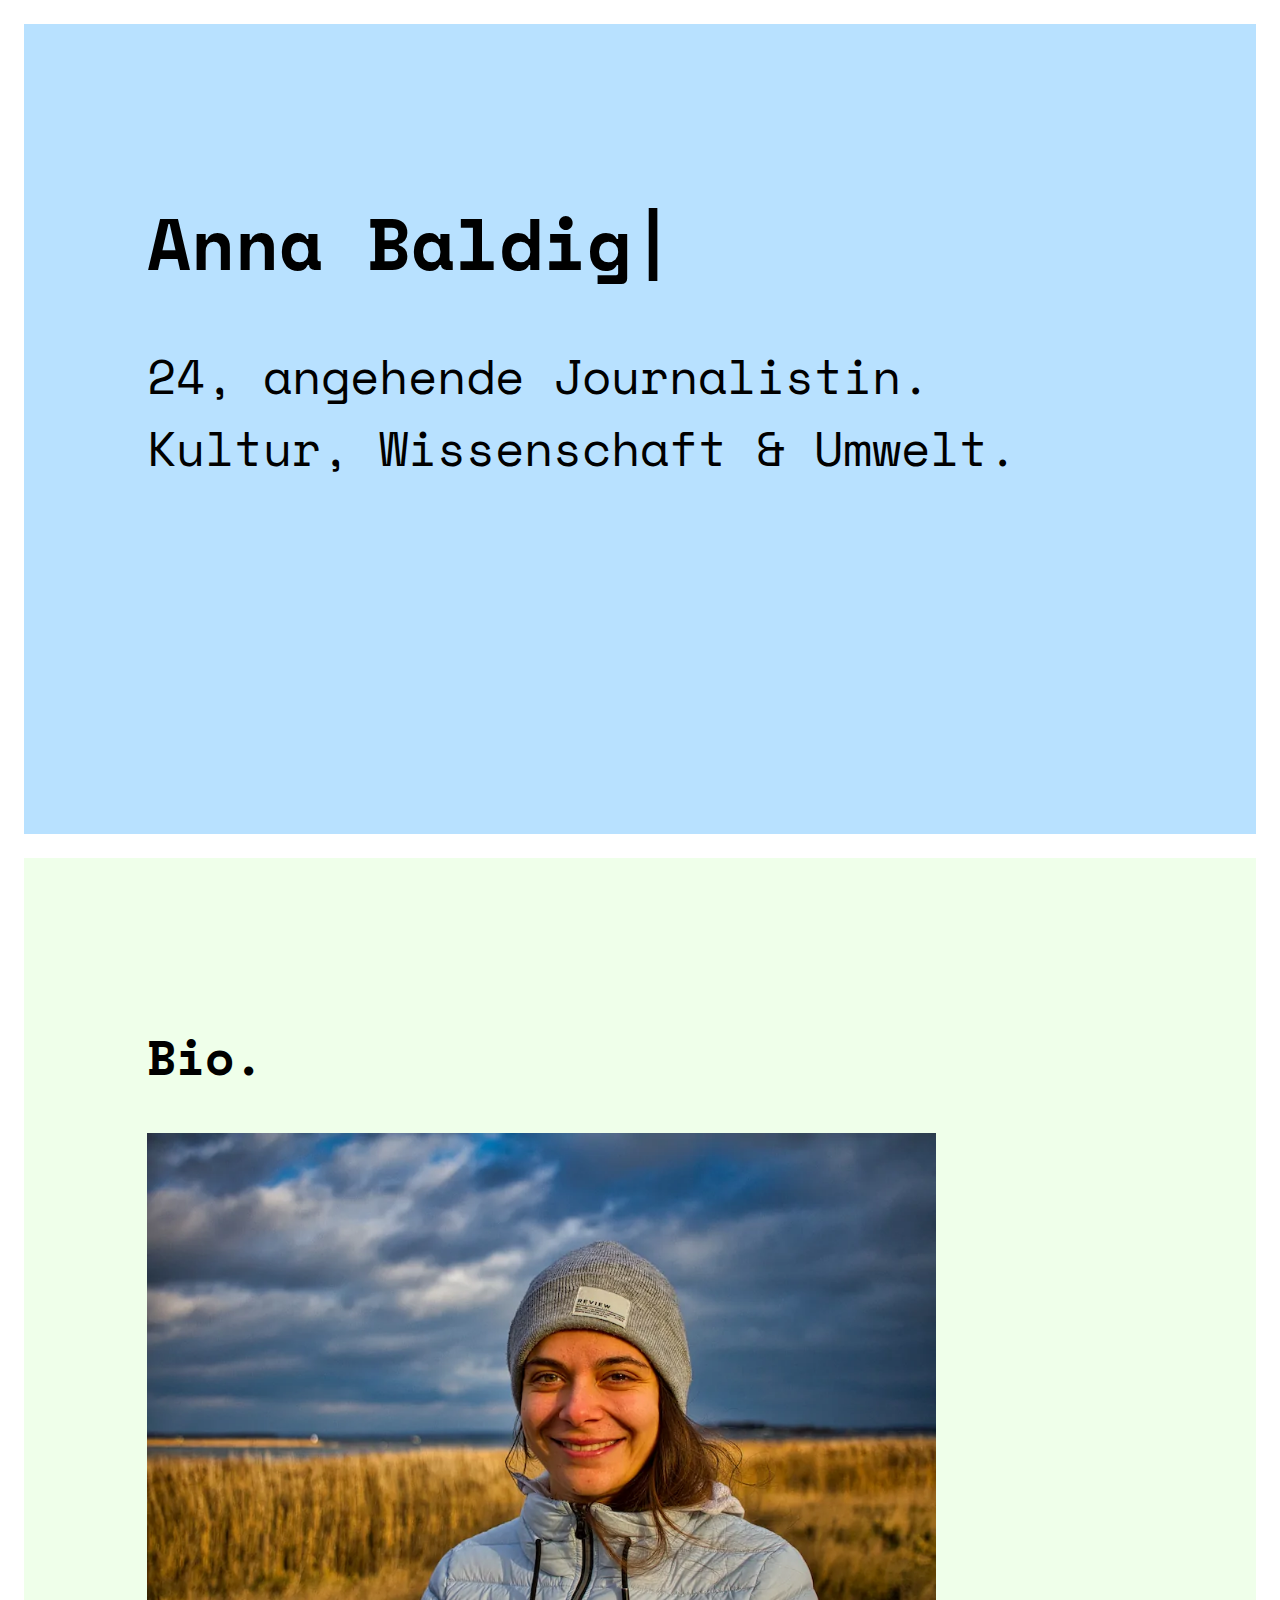
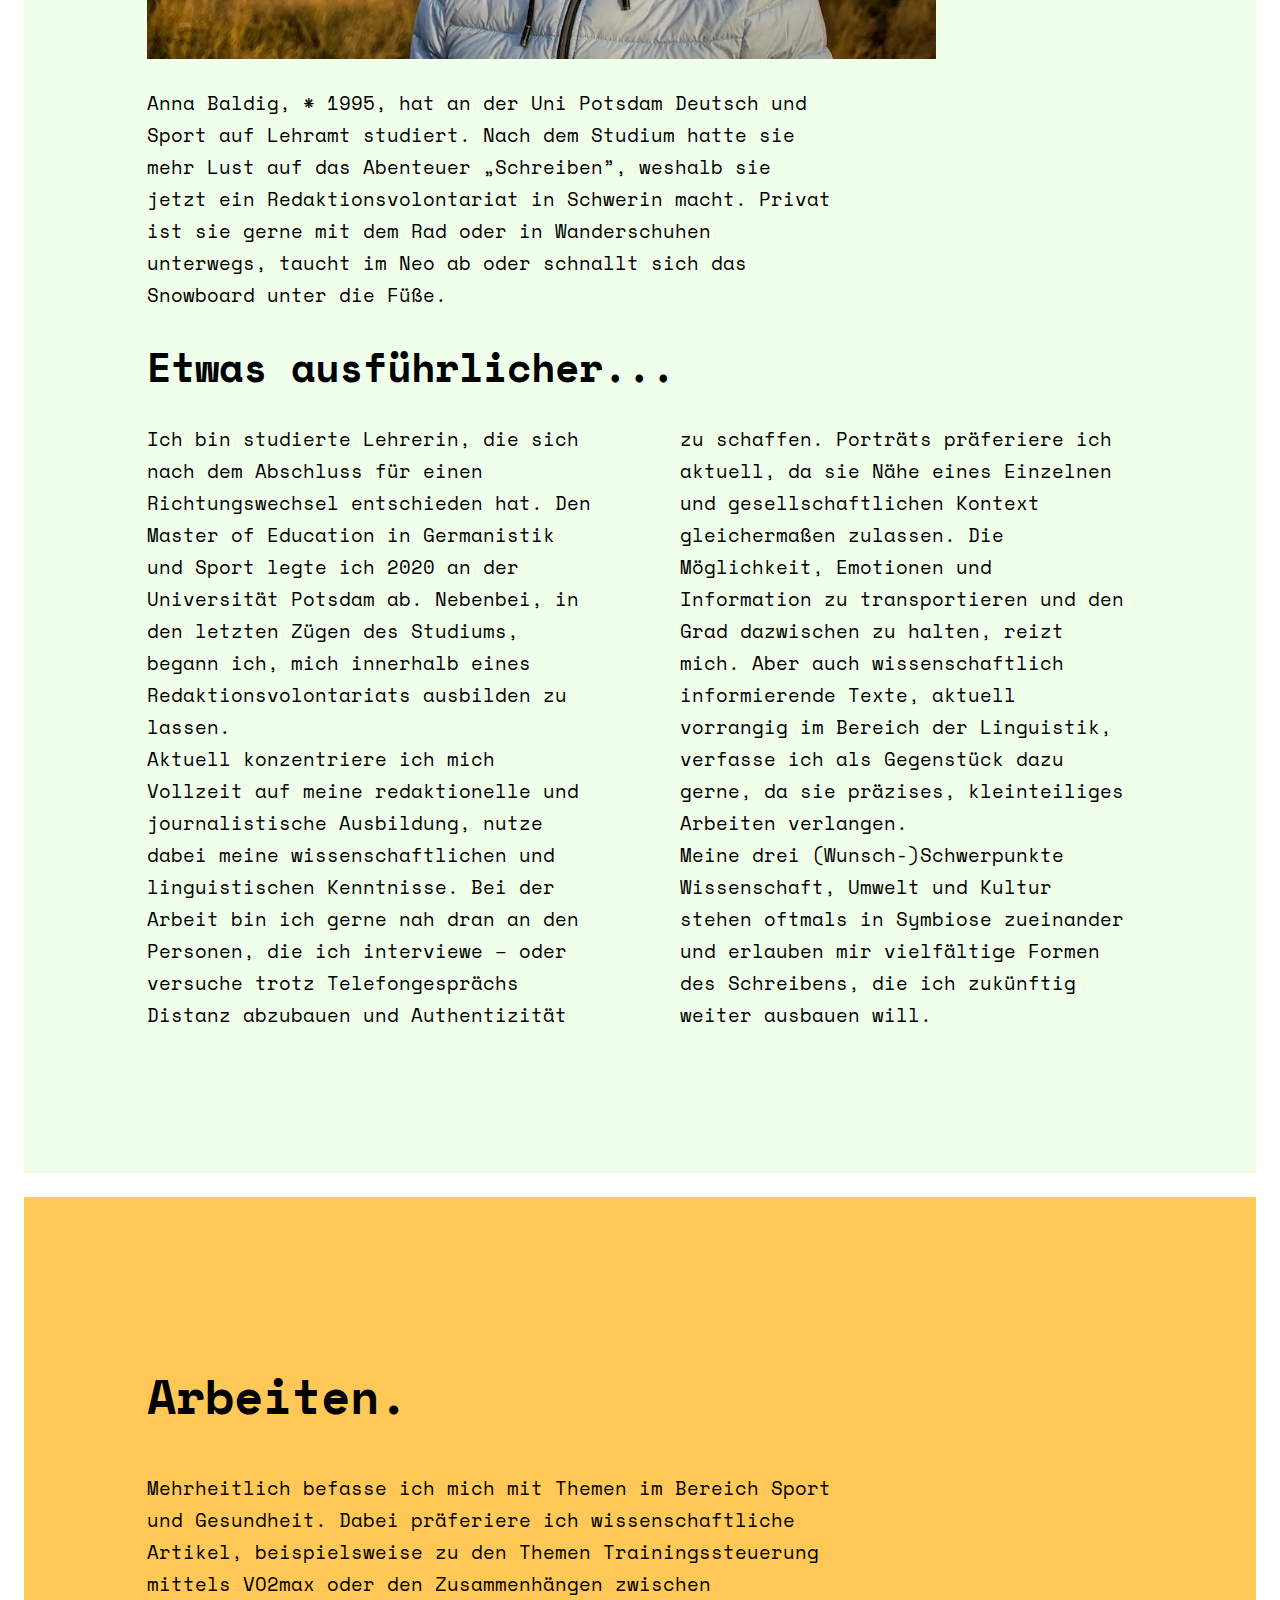
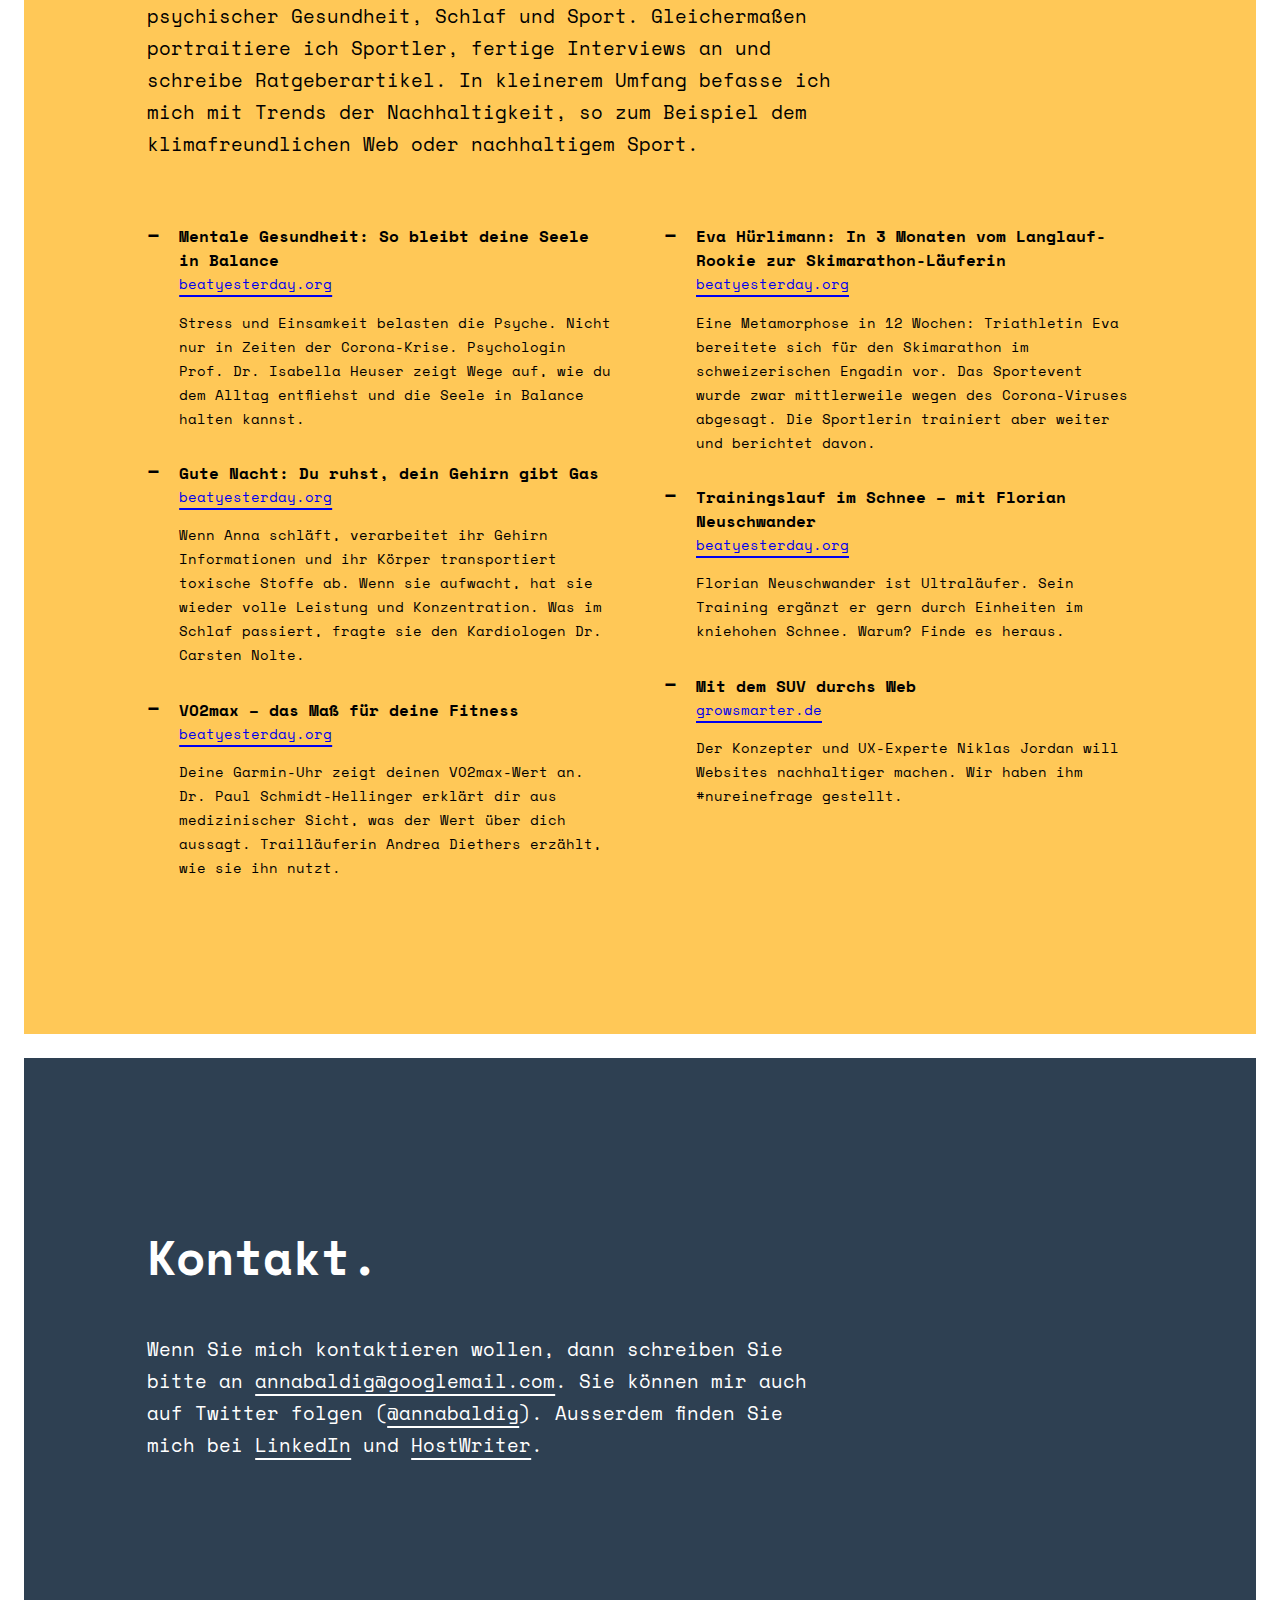
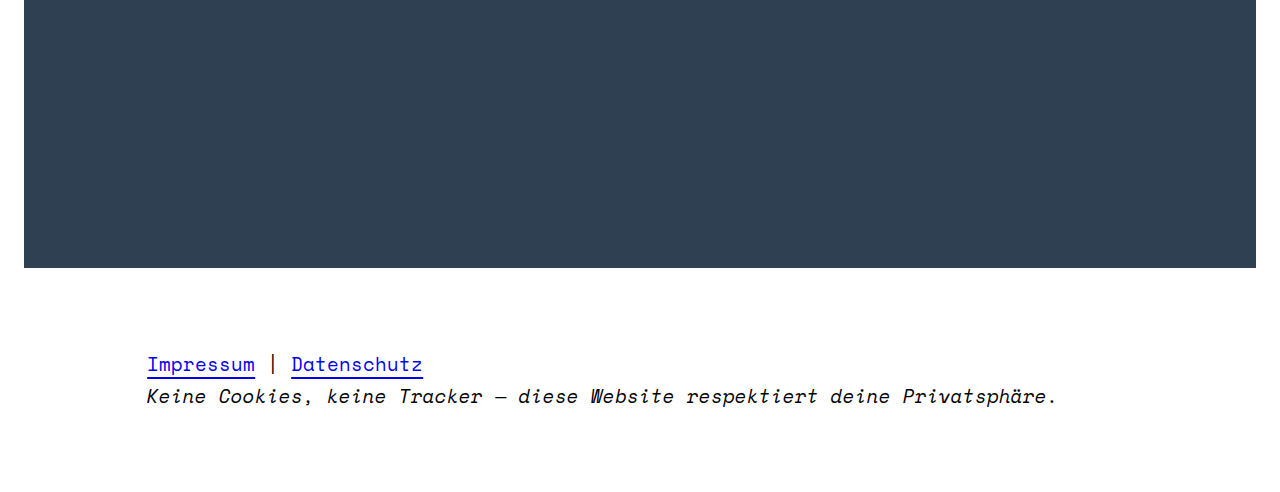
<file: index.html>
<!DOCTYPE html>
<html lang="en">
<head>
	<meta charset="utf-8">
    <title>Anna Baldig | Journalistin & Autorin</title>
    <meta name="description" content="24, angehende Journalistin. Kultur, Wissenschaft & Umwelt.">
    <meta name="author" content="Anna Baldig">

    <meta property="og:title" content="Anna Baldig | Journalistin & Autorin">
    <meta property="og:description" content="24, angehende Journalistin. Kultur, Wissenschaft & Umwelt.">
    <meta property="og:image" content="https://www.annabaldig.de/src/anna-baldig.webp">
    <meta property="og:url" content="https://www.annabaldig.de/index.html">

    <meta name="twitter:title" content="Anna Baldig | Journalistin & Autorin">
    <meta name="twitter:description" content="24, angehende Journalistin. Kultur, Wissenschaft & Umwelt.">
    <meta name="twitter:image" content="https://www.annabaldig.de/src/anna-baldig.webp">
    <meta name="twitter:card" content="summary_large_image">

    <link rel="stylesheet" href="style.css">
</head>

<body>
    <div class="container start">
        <h1>Anna Baldig<span class="blinking-cursor">|</span></h1>
        <p class="subline">24, angehende Journalistin.<br />Kultur, Wissenschaft & Umwelt.</p>
    </div>
    <div class="container bio">
        <h2>Bio.</h2>
        <div class="cus-column-80">
            <figure>
                <img src="src/anna-baldig.webp" alt="Portrait von Anna Baldig an der Ostsee" title="Anna Baldig" >
            </figure>
        </div>
        <p class="cus-column-70">Anna Baldig, * 1995, hat an der Uni Potsdam Deutsch und Sport auf Lehramt studiert. Nach dem Studium hatte sie mehr Lust auf das Abenteuer „Schreiben”, weshalb sie jetzt ein Redaktionsvolontariat in Schwerin macht. Privat ist sie gerne mit dem Rad oder in Wanderschuhen unterwegs, taucht im Neo ab oder schnallt sich das Snowboard unter die Füße. </p>
        <h3>Etwas ausführlicher...</h3>
        <p class="columns">Ich bin studierte Lehrerin, die sich nach dem Abschluss für einen Richtungswechsel entschieden hat. Den Master of Education in Germanistik und Sport legte ich 2020 an der Universität Potsdam ab. Nebenbei, in den letzten Zügen des Studiums, begann ich, mich innerhalb eines Redaktionsvolontariats ausbilden zu lassen.<br />Aktuell konzentriere ich mich Vollzeit auf meine redaktionelle und journalistische Ausbildung, nutze dabei meine wissenschaftlichen und linguistischen Kenntnisse. Bei der Arbeit bin ich gerne nah dran an den Personen, die ich interviewe – oder versuche trotz Telefongesprächs Distanz abzubauen und Authentizität zu schaffen. Porträts präferiere ich aktuell, da sie Nähe eines Einzelnen und gesellschaftlichen Kontext gleichermaßen zulassen. Die Möglichkeit, Emotionen und Information zu transportieren und den Grad dazwischen zu halten, reizt mich. Aber auch wissenschaftlich informierende Texte, aktuell vorrangig im Bereich der Linguistik, verfasse ich als Gegenstück dazu gerne, da sie präzises, kleinteiliges Arbeiten verlangen.<br />Meine drei (Wunsch-)Schwerpunkte Wissenschaft, Umwelt und Kultur stehen oftmals in Symbiose zueinander und erlauben mir vielfältige Formen des Schreibens, die ich zukünftig weiter ausbauen will.</p>
    </div>
    <div class="container links">
        <h2>Arbeiten.</h2>
        <p class="cus-column-70">Mehrheitlich befasse ich mich mit Themen im Bereich Sport und Gesundheit. Dabei präferiere ich wissenschaftliche Artikel, beispielsweise zu den Themen Trainingssteuerung mittels VO2max oder den Zusammenhängen zwischen psychischer Gesundheit, Schlaf und Sport. Gleichermaßen portraitiere ich Sportler, fertige Interviews an und schreibe Ratgeberartikel. In kleinerem Umfang befasse ich mich mit Trends der Nachhaltigkeit, so zum Beispiel dem klimafreundlichen Web oder nachhaltigem Sport.</p>
        <ul class="columns">
            <li><h3>Mentale Gesundheit: So bleibt deine Seele in Balance</h3><a class="source" href="https://de.beatyesterday.org/health/body-soul/mentale-gesundheit-so-bleibt-deine-seele-in-balance/">beatyesterday.org</a><p>Stress und Einsamkeit belasten die Psyche. Nicht nur in Zeiten der Corona-Krise. Psychologin Prof. Dr. Isabella Heuser zeigt Wege auf, wie du dem Alltag entfliehst und die Seele in Balance halten kannst.</p></li>
            <li><h3>Gute Nacht: Du ruhst, dein Gehirn gibt Gas</h3><a class="source" href="https://de.beatyesterday.org/health/gute-nacht-wir-machen-die-augen-zu-unser-koerper-aber-gibt-gas/">beatyesterday.org</a><p>Wenn Anna schläft, verarbeitet ihr Gehirn Informationen und ihr Körper transportiert toxische Stoffe ab. Wenn sie aufwacht, hat sie wieder volle Leistung und Konzentration. Was im Schlaf passiert, fragte sie den Kardiologen Dr. Carsten Nolte.</p></li>
            <li><h3>VO2max – das Maß für deine Fitness</h3><a class="source" href="https://de.beatyesterday.org/active/running/vo2max-das-mass-fuer-deine-fitness/">beatyesterday.org</a><p>Deine Garmin-Uhr zeigt deinen VO2max-Wert an. Dr. Paul Schmidt-Hellinger erklärt dir aus medizinischer Sicht, was der Wert über dich aussagt. Trailläuferin Andrea Diethers erzählt, wie sie ihn nutzt.</p></li>
            <li><h3>Eva Hürlimann: In 3 Monaten vom Langlauf-Rookie zur Skimarathon-Läuferin</h3><a class="source" href="https://de.beatyesterday.org/active/eva-huerlimann-in-3-monaten-vom-langlauf-rookie-zur-skimarathon-laeuferin/">beatyesterday.org</a><p>Eine Metamorphose in 12 Wochen: Triathletin Eva bereitete sich für den Skimarathon im schweizerischen Engadin vor. Das Sportevent wurde zwar mittlerweile wegen des Corona-Viruses abgesagt. Die Sportlerin trainiert aber weiter und berichtet davon.</p></li>
            <li><h3>Trainingslauf im Schnee – mit Florian Neuschwander</h3><a class="source" href="https://de.beatyesterday.org/active/gewinne-einen-trainingslauf-im-schnee-mit-florian-neuschwander/">beatyesterday.org</a><p>Florian Neuschwander ist Ultraläufer. Sein Training ergänzt er gern durch Einheiten im kniehohen Schnee. Warum? Finde es heraus.</p></li>
            <li><h3>Mit dem SUV durchs Web</h3><a class="source" href="https://www.growsmarter.de/mit-dem-suv-durchs-web">growsmarter.de</a><p>Der Konzepter und UX-Experte Niklas Jordan will Websites nachhaltiger machen. Wir haben ihm #nureinefrage gestellt.</p></li>
        </ul>
    </div>
    <div class="container contact">
        <h2>Kontakt.</h2>
        <p class="cus-column-70">Wenn Sie mich kontaktieren wollen, dann schreiben Sie bitte an <a href="mailto:annabaldig@googlemail.com">annabaldig@googlemail.com</a>. Sie können mir auch auf Twitter folgen (<a href="https://twitter.com/annabaldig">@annabaldig</a>). Ausserdem finden Sie mich bei <a href="https://www.linkedin.com/in/anna-baldig-223ab618a/">LinkedIn</a> und <a href="https://hostwriter.org/">HostWriter</a>.</p>
    </div>
    <div class="legal">
        <p><a href="/impressum.html">Impressum</a> | <a href="datenschutz.html">Datenschutz</a><br /><em>Keine Cookies, keine Tracker — diese Website respektiert deine Privatsphäre.</em></p>
    </div>
</body>
</html>
</file>
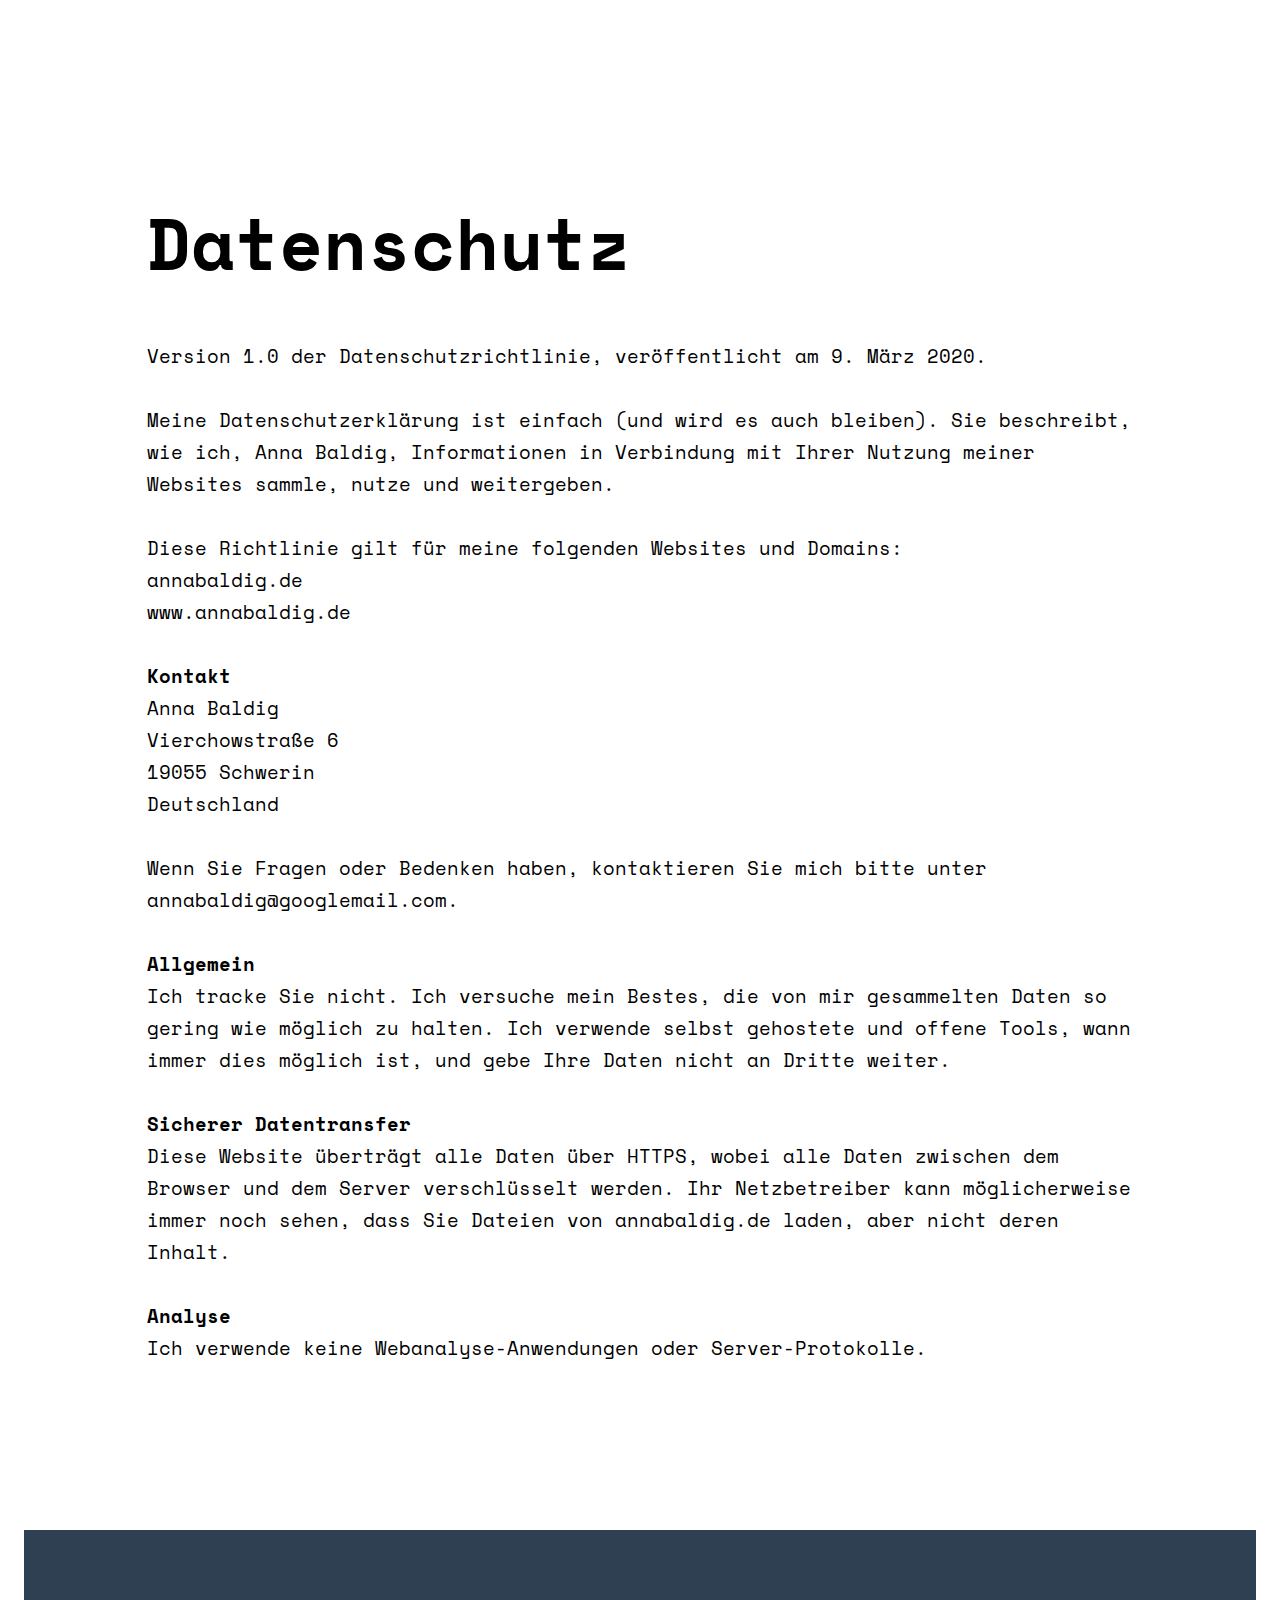
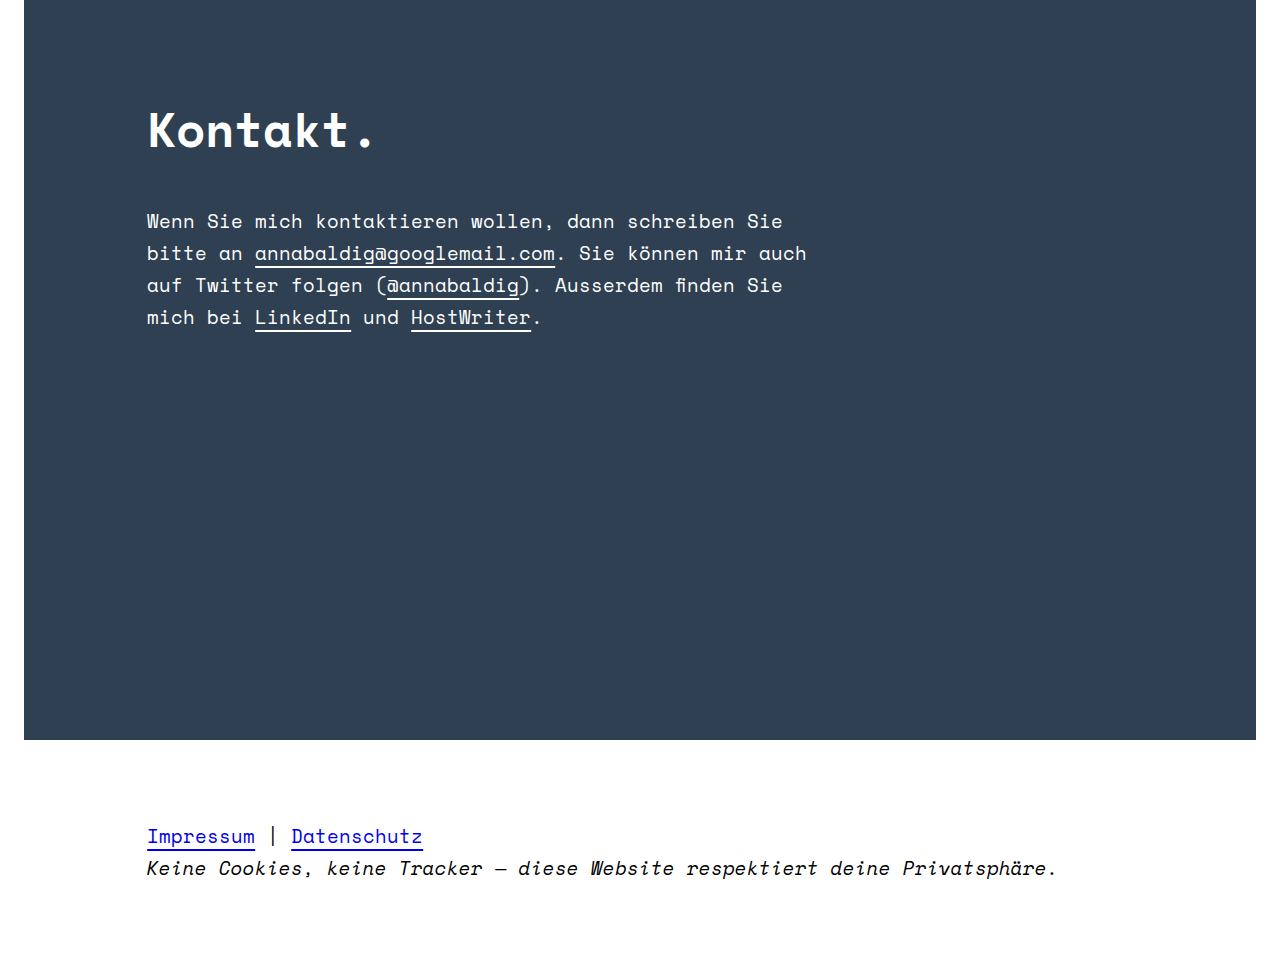
<file: datenschutz.html>
<!DOCTYPE html>
<html lang="en">
<head>
	<meta charset="utf-8">
    <title>Anna Baldig | Journalistin & Autorin</title>
    <meta name="description" content="24, angehende Journalistin. Kultur, Wissenschaft & Umwelt.">
    <meta name="author" content="Anna Baldig">

    <meta property="og:title" content="Anna Baldig | Journalistin & Autorin">
    <meta property="og:description" content="24, angehende Journalistin. Kultur, Wissenschaft & Umwelt.">
    <meta property="og:image" content="https://www.annabaldig.de/src/anna-baldig.webp">
    <meta property="og:url" content="https://www.annabaldig.de/index.html">

    <meta name="twitter:title" content="Anna Baldig | Journalistin & Autorin">
    <meta name="twitter:description" content="24, angehende Journalistin. Kultur, Wissenschaft & Umwelt.">
    <meta name="twitter:image" content="https://www.annabaldig.de/src/anna-baldig.webp">
    <meta name="twitter:card" content="summary_large_image">

    <link rel="stylesheet" href="style.css">
</head>

<body>
    <div class="container">
        <h1>Datenschutz</h1>
        <p>Version 1.0 der Datenschutzrichtlinie, veröffentlicht am 9. März 2020.<br /><br />

            Meine Datenschutzerklärung ist einfach (und wird es auch bleiben). Sie beschreibt, wie ich, Anna Baldig, Informationen in Verbindung mit Ihrer Nutzung meiner Websites sammle, nutze und weitergeben.<br /><br />
            
            Diese Richtlinie gilt für meine folgenden Websites und Domains:<br />
                annabaldig.de<br />
                www.annabaldig.de<br /><br />
            
            <strong>Kontakt</strong><br />
            Anna Baldig<br />
            Vierchowstraße 6<br />
            19055 Schwerin<br />
            Deutschland<br /><br />
            
            Wenn Sie Fragen oder Bedenken haben, kontaktieren Sie mich bitte unter annabaldig@googlemail.com.<br /><br />
            
            <strong>Allgemein</strong><br />
            Ich tracke Sie nicht. Ich versuche mein Bestes, die von mir gesammelten Daten so gering wie möglich zu halten. Ich verwende selbst gehostete und offene Tools, wann immer dies möglich ist, und gebe Ihre Daten nicht an Dritte weiter.<br /><br />
            
            <strong>Sicherer Datentransfer</strong><br />
            Diese Website überträgt alle Daten über HTTPS, wobei alle Daten zwischen dem Browser und dem Server verschlüsselt werden. Ihr Netzbetreiber kann möglicherweise immer noch sehen, dass Sie Dateien von annabaldig.de laden, aber nicht deren Inhalt.<br /><br />
            
            <strong>Analyse</strong><br />
            Ich verwende keine Webanalyse-Anwendungen oder Server-Protokolle.</p>
    </div>
    <div class="container contact">
        <h2>Kontakt.</h2>
        <p class="cus-column-70">Wenn Sie mich kontaktieren wollen, dann schreiben Sie bitte an <a href="mailto:annabaldig@googlemail.com">annabaldig@googlemail.com</a>. Sie können mir auch auf Twitter folgen (<a href="https://twitter.com/annabaldig">@annabaldig</a>). Ausserdem finden Sie mich bei <a href="https://www.linkedin.com/in/anna-baldig-223ab618a/">LinkedIn</a> und <a href="https://hostwriter.org/">HostWriter</a>.</p class="cus-column-70">
    </div>
    <div class="legal">
        <p><a href="/impressum.html">Impressum</a> | <a href="datenschutz.html">Datenschutz</a><br /><em>Keine Cookies, keine Tracker — diese Website respektiert deine Privatsphäre.</em></p>
    </div>
</body>
</html>
</file>
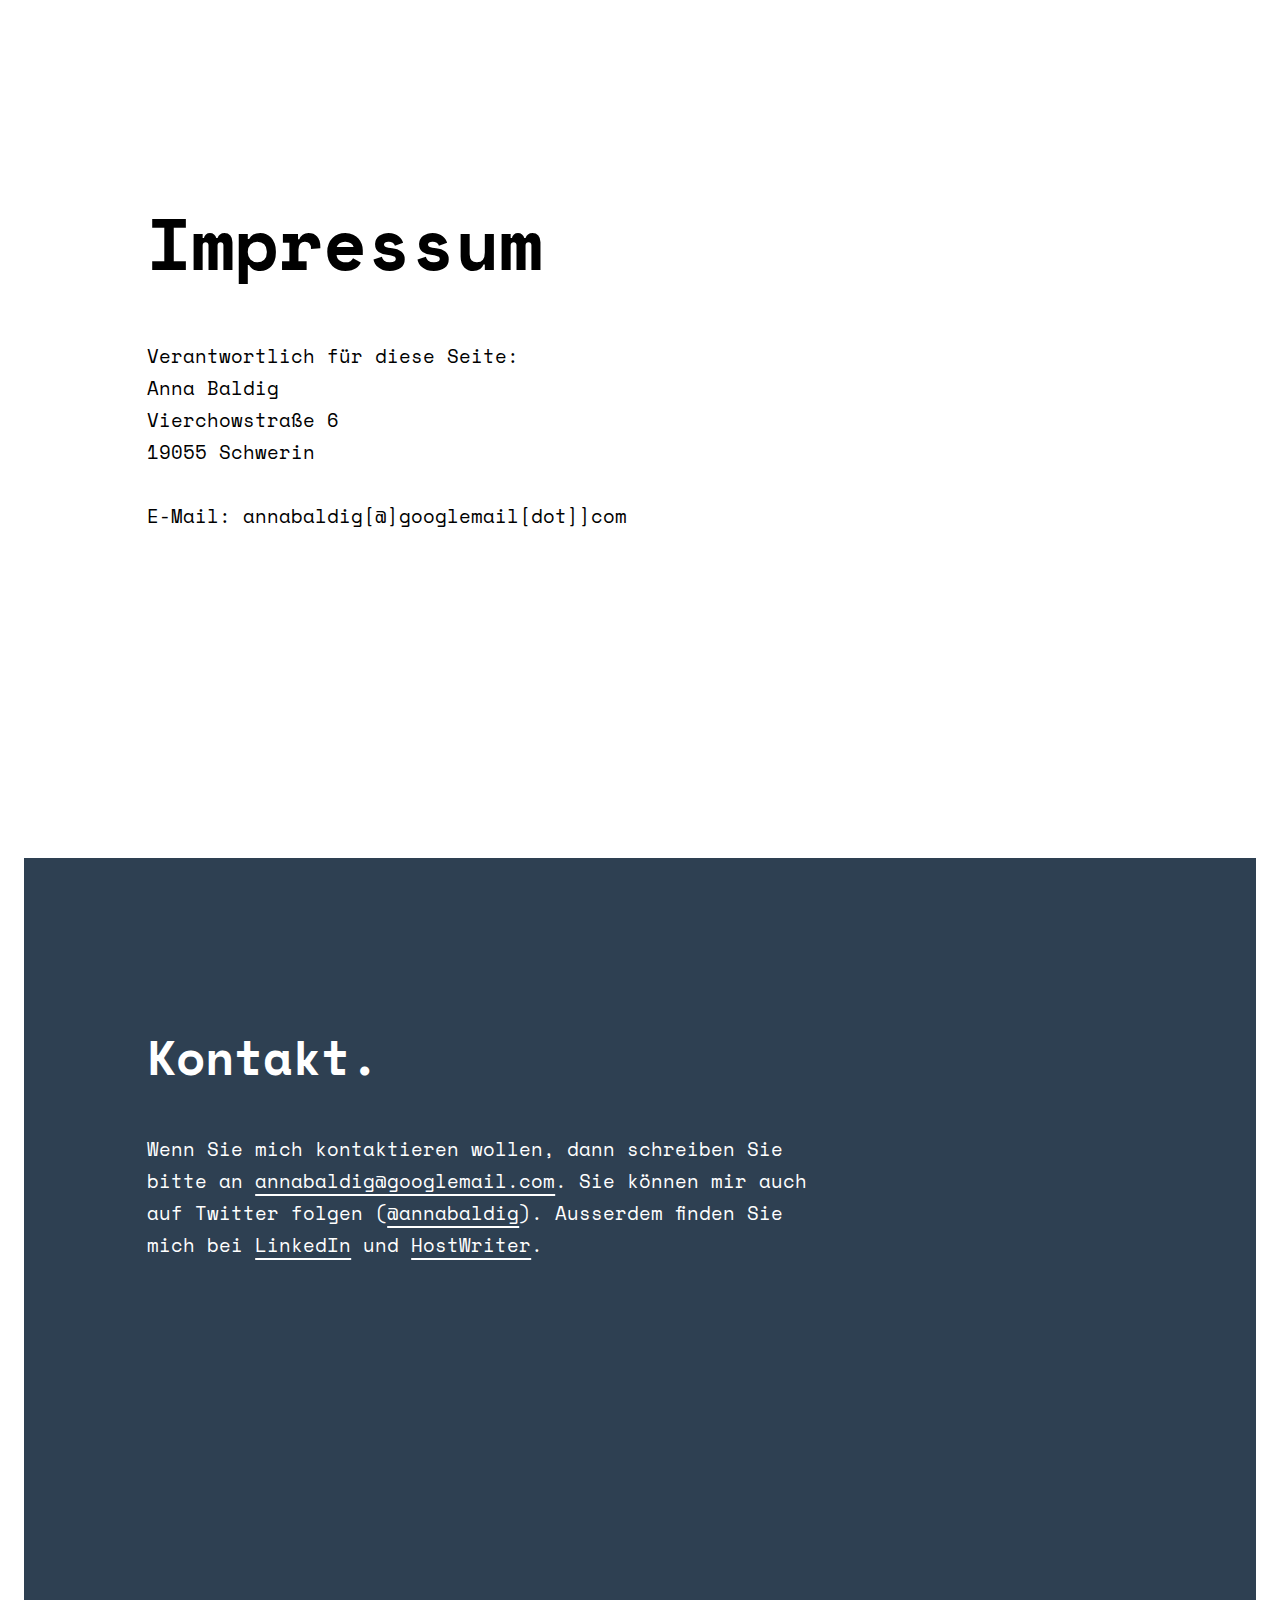
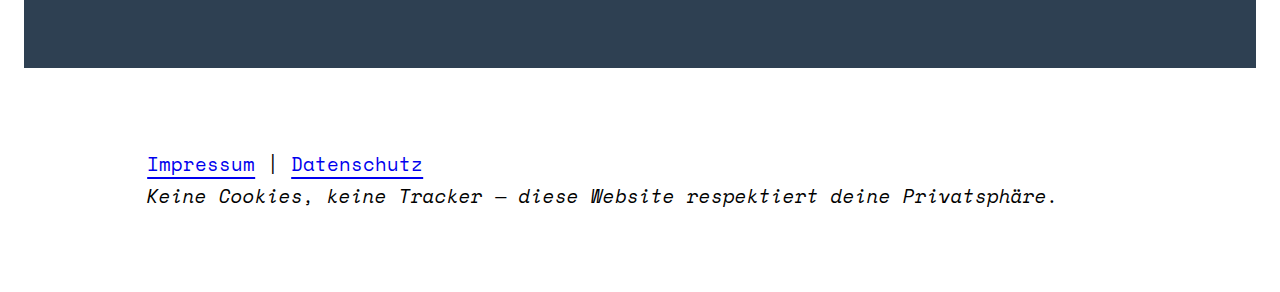
<file: impressum.html>
<!DOCTYPE html>
<html lang="en">
<head>
	<meta charset="utf-8">
    <title>Anna Baldig | Journalistin & Autorin</title>
    <meta name="description" content="24, angehende Journalistin. Kultur, Wissenschaft & Umwelt.">
    <meta name="author" content="Anna Baldig">

    <meta property="og:title" content="Anna Baldig | Journalistin & Autorin">
    <meta property="og:description" content="24, angehende Journalistin. Kultur, Wissenschaft & Umwelt.">
    <meta property="og:image" content="https://www.annabaldig.de/src/anna-baldig.webp">
    <meta property="og:url" content="https://www.annabaldig.de/index.html">

    <meta name="twitter:title" content="Anna Baldig | Journalistin & Autorin">
    <meta name="twitter:description" content="24, angehende Journalistin. Kultur, Wissenschaft & Umwelt.">
    <meta name="twitter:image" content="https://www.annabaldig.de/src/anna-baldig.webp">
    <meta name="twitter:card" content="summary_large_image">

    <link rel="stylesheet" href="style.css">
</head>

<body>
    <div class="container">
        <h1>Impressum</h1>
        <p>Verantwortlich für diese Seite:<br />
            Anna Baldig<br />
            Vierchowstraße 6<br />
            19055 Schwerin<br /><br />
            
            E-Mail: annabaldig[@]googlemail[dot]]com</p>
    </div>
    <div class="container contact">
        <h2>Kontakt.</h2>
        <p class="cus-column-70">Wenn Sie mich kontaktieren wollen, dann schreiben Sie bitte an <a href="mailto:annabaldig@googlemail.com">annabaldig@googlemail.com</a>. Sie können mir auch auf Twitter folgen (<a href="https://twitter.com/annabaldig">@annabaldig</a>). Ausserdem finden Sie mich bei <a href="https://www.linkedin.com/in/anna-baldig-223ab618a/">LinkedIn</a> und <a href="https://hostwriter.org/">HostWriter</a>.</p class="cus-column-70">
    </div>
    <div class="legal">
        <p><a href="/impressum.html">Impressum</a> | <a href="datenschutz.html">Datenschutz</a><br /><em>Keine Cookies, keine Tracker — diese Website respektiert deine Privatsphäre.</em></p>
    </div>
</body>
</html>
</file>
<file: style.css>
/* space-mono-regular - latin */
@font-face {
  font-family: 'Space Mono';
  font-style: normal;
  font-weight: 400;
  src: url('../src/space-mono-v5-latin-regular.eot'); /* IE9 Compat Modes */
  src: local('Space Mono'), local('SpaceMono-Regular'),
       url('../src/space-mono-v5-latin-regular.eot?#iefix') format('embedded-opentype'), /* IE6-IE8 */
       url('../src/space-mono-v5-latin-regular.woff2') format('woff2'), /* Super Modern Browsers */
       url('../src/space-mono-v5-latin-regular.woff') format('woff'), /* Modern Browsers */
       url('../src/space-mono-v5-latin-regular.ttf') format('truetype'), /* Safari, Android, iOS */
       url('../src/space-mono-v5-latin-regular.svg#SpaceMono') format('svg'); /* Legacy iOS */
}

/* space-mono-italic - latin */
@font-face {
  font-family: 'Space Mono';
  font-style: italic;
  font-weight: 400;
  src: url('../src/space-mono-v5-latin-italic.eot'); /* IE9 Compat Modes */
  src: local('Space Mono Italic'), local('SpaceMono-Italic'),
       url('../src/space-mono-v5-latin-italic.eot?#iefix') format('embedded-opentype'), /* IE6-IE8 */
       url('../src/space-mono-v5-latin-italic.woff2') format('woff2'), /* Super Modern Browsers */
       url('../src/space-mono-v5-latin-italic.woff') format('woff'), /* Modern Browsers */
       url('../src/space-mono-v5-latin-italic.ttf') format('truetype'), /* Safari, Android, iOS */
       url('../src/space-mono-v5-latin-italic.svg#SpaceMono') format('svg'); /* Legacy iOS */
}

/* space-mono-700 - latin */
@font-face {
  font-family: 'Space Mono';
  font-style: normal;
  font-weight: 700;
  src: url('../src/space-mono-v5-latin-700.eot'); /* IE9 Compat Modes */
  src: local('Space Mono Bold'), local('SpaceMono-Bold'),
       url('../src/space-mono-v5-latin-700.eot?#iefix') format('embedded-opentype'), /* IE6-IE8 */
       url('../src/space-mono-v5-latin-700.woff2') format('woff2'), /* Super Modern Browsers */
       url('../src/space-mono-v5-latin-700.woff') format('woff'), /* Modern Browsers */
       url('../src/space-mono-v5-latin-700.ttf') format('truetype'), /* Safari, Android, iOS */
       url('../src/space-mono-v5-latin-700.svg#SpaceMono') format('svg'); /* Legacy iOS */
}


body {
    margin: 1.5rem !important;
    padding: 0;
    font-family: 'Space Mono', monospace;
    font-size: 1.2rem;
    line-height: 2rem;
}

h1 {
    font-size: 4.5rem;
    line-height: 6rem;
}

h2, .subline {
    font-size: 3rem;
    line-height: 4.5rem;
}

h3 {
    font-size: 2.5rem;
}

a {
    text-decoration: underline;
    text-decoration-thickness: 2px;
    text-underline-offset: 6px;
}

figure {
    padding: 0;
    margin: 0 0;
}

figure img {
    width: 100%;
}

figcaption {
    font-size: 1rem;
    margin: 0;
}

div.container {
    padding: 10%;
    margin: 1.5rem 0;
    min-height: 90vh;
    width: 100%;
    box-sizing: border-box;
}

div.start {
    background: #b8e1ff;
    background-size: cover;
}

div.bio {
    background: #efffea;
}

div.links {
    background: #ffc857;
}

div.links ul li {
    font-size: 0.9rem;
    line-height: 1.5rem;
}

div.contact {
    background: #2e4052;
    color: #fff;
}

div.contact a {
    color: #fff;
    text-decoration: ;
}

div.legal {
    padding: 3% 10%;
    margin: 1.5rem 0;
    width: 100%;
    box-sizing: border-box;
}

@media (min-width: 1040px) {
    .columns {
        column-count: 2;
        column-gap: 5rem;
    }
    
    .cus-column-70 {
        width: 70%;
    }

    .cus-column-80 {
        width: 80%;
    }
}

/*** LIST ***/

ul {
    list-style: none;
    padding: 0 0 0 2rem;
    margin: 4rem 0 0 0;
}

ul li:before {
    content: "–";
    font-weight: bold;
    font-size: 1.3rem;
    float: left;
    margin-left: -2rem;
    margin-top: -0.1rem;
}

ul li {
    display:inline-block;
    margin-bottom: 1rem;
}

ul li h3 {
    font-size: 1rem;
    margin:0;
}

/*** ANIMATION ***/

.blinking-cursor {
    font-size: 4.5rem;
    -webkit-animation: 1s blink step-end infinite;
    -moz-animation: 1s blink step-end infinite;
    -ms-animation: 1s blink step-end infinite;
    -o-animation: 1s blink step-end infinite;
    animation: 1s blink step-end infinite;
  }
  
  @keyframes "blink" {
    from, to {
      color: transparent;
    }
    50% {
      color: black;
    }
  }
  
  @-moz-keyframes blink {
    from, to {
      color: transparent;
    }
    50% {
      color: black;
    }
  }
  
  @-webkit-keyframes "blink" {
    from, to {
      color: transparent;
    }
    50% {
      color: black;
    }
  }
  
  @-ms-keyframes "blink" {
    from, to {
      color: transparent;
    }
    50% {
      color: black;
    }
  }
  
  @-o-keyframes "blink" {
    from, to {
      color: transparent;
    }
    50% {
      color: black;
    }
  }
</file>
